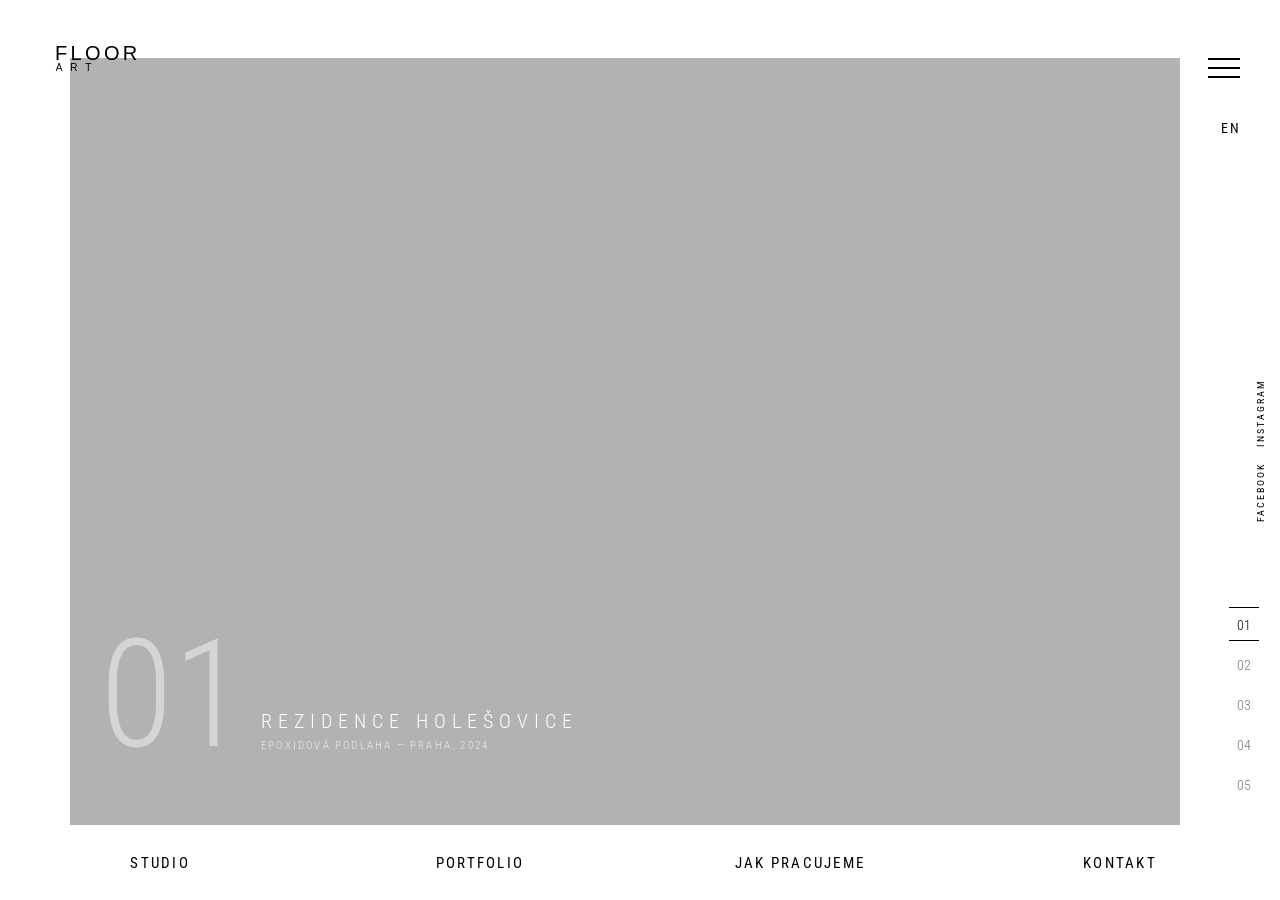
<file: index.html>
<!DOCTYPE html>
<html lang="cs">
<head>
  <meta charset="utf-8">
  <meta name="viewport" content="width=device-width, initial-scale=1">
  <title>FloorArt — Podlahové umění</title>
  <meta name="description" content="FloorArt — studio pro designové podlahy, epoxidové povrchy a pokládku prémiových podlahových krytin. Praha a okolí.">
  <link rel="alternate" hreflang="cs" href="index.html">
  <link rel="alternate" hreflang="en" href="index-en.html">
  <link rel="preconnect" href="https://fonts.googleapis.com">
  <link rel="preconnect" href="https://fonts.gstatic.com" crossorigin>
  <link rel="stylesheet" href="css/style.css">
</head>
<body class="homepage" data-page="home">

  <!-- ============ POPUP MENU ============ -->
  <div class="popupmenu" id="popupmenu">
    <div class="popup-logo">
      <a href="index.html">
        <img src="img/logo.svg" alt="FloorArt" height="32">
      </a>
    </div>

    <div id="popupClose" class="popup-close" aria-label="Zavřít menu">
      <span></span>
      <span></span>
    </div>

    <nav>
      <ul>
        <li><a href="studio.html">Studio</a></li>
        <li><a href="portfolio.html">Portfolio</a></li>
        <li><a href="sluzby.html">Služby</a></li>
        <li><a href="jak-pracujeme.html">Jak pracujeme</a></li>
        <li><a href="kontakt.html">Kontakt</a></li>
      </ul>
    </nav>

    <div class="popup-footer">
      <a href="tel:+420777000111" data-cms="phone">+420 777 000 111</a><br>
      <a href="mailto:info@floorart.cz" data-cms="email">info@floorart.cz</a><br>
      Praha &amp; okolí
    </div>
  </div>

  <!-- ============ MAIN APP ============ -->
  <div id="app">

    <!-- Logo -->
    <div class="logoblock">
      <a href="index.html">
        <img src="img/logo.svg" alt="FloorArt">
      </a>
    </div>

    <!-- Burger -->
    <div class="burger" id="burger" aria-label="Otevřít menu" role="button" tabindex="0">
      <span></span>
      <span></span>
      <span></span>
    </div>

    <!-- Language switcher -->
    <div class="lang-switcher">
      <a href="index-en.html">EN</a>
    </div>

    <!-- Social links -->
    <div class="social">
      <ul>
        <li><a href="https://www.instagram.com/" target="_blank" rel="noopener">Instagram</a></li>
        <li><a href="https://www.facebook.com/" target="_blank" rel="noopener">Facebook</a></li>
      </ul>
    </div>

    <!-- Project numbers indicator -->
    <div class="projectnumbers">
      <ul>
        <li class="active">01</li>
        <li>02</li>
        <li>03</li>
        <li>04</li>
        <li>05</li>
      </ul>
    </div>

    <!-- Fullscreen slider -->
    <div class="slider">
      <div class="slidesHome" id="slider">

        <!-- Slide 1 -->
        <div class="slide-item active"
             style="background-image: url('https://images.unsplash.com/photo-1558618666-fcd25c85cd64?w=1920&q=80')">
          <div class="slide-content">
            <span class="slide-number">01</span>
            <div class="slide-info">
              <h2>Rezidence Holešovice</h2>
              <p>Epoxidová podlaha &mdash; Praha, 2024</p>
            </div>
          </div>
        </div>

        <!-- Slide 2 -->
        <div class="slide-item"
             style="background-image: url('https://images.unsplash.com/photo-1600607687939-ce8a6c25118c?w=1920&q=80')">
          <div class="slide-content">
            <span class="slide-number">02</span>
            <div class="slide-info">
              <h2>Vila Průhonice</h2>
              <p>Masivní dub &mdash; Praha, 2023</p>
            </div>
          </div>
        </div>

        <!-- Slide 3 -->
        <div class="slide-item"
             style="background-image: url('https://images.unsplash.com/photo-1556909114-f6e7ad7d3136?w=1920&q=80')">
          <div class="slide-content">
            <span class="slide-number">03</span>
            <div class="slide-info">
              <h2>Loft Smíchov</h2>
              <p>Betonová stěrka &mdash; Praha, 2023</p>
            </div>
          </div>
        </div>

        <!-- Slide 4 -->
        <div class="slide-item"
             style="background-image: url('https://images.unsplash.com/photo-1615529328331-f8917597711f?w=1920&q=80')">
          <div class="slide-content">
            <span class="slide-number">04</span>
            <div class="slide-info">
              <h2>Wellness Brno</h2>
              <p>Přírodní kámen &mdash; Brno, 2024</p>
            </div>
          </div>
        </div>

        <!-- Slide 5 -->
        <div class="slide-item"
             style="background-image: url('https://images.unsplash.com/photo-1586023492125-27b2c045efd7?w=1920&q=80')">
          <div class="slide-content">
            <span class="slide-number">05</span>
            <div class="slide-info">
              <h2>Kancelář Vinohrady</h2>
              <p>Vinylová podlaha &mdash; Praha, 2024</p>
            </div>
          </div>
        </div>

      </div>
    </div>

    <!-- Bottom navigation bar -->
    <nav class="main-menu home" aria-label="Hlavní navigace">
      <ul>
        <li><a href="studio.html">Studio</a></li>
        <li><a href="portfolio.html">Portfolio</a></li>
        <li><a href="jak-pracujeme.html">Jak pracujeme</a></li>
        <li><a href="kontakt.html">Kontakt</a></li>
      </ul>
    </nav>

  </div>

  <script src="js/main.js"></script>
  <script src="js/cms.js"></script>
</body>
</html>
</file>
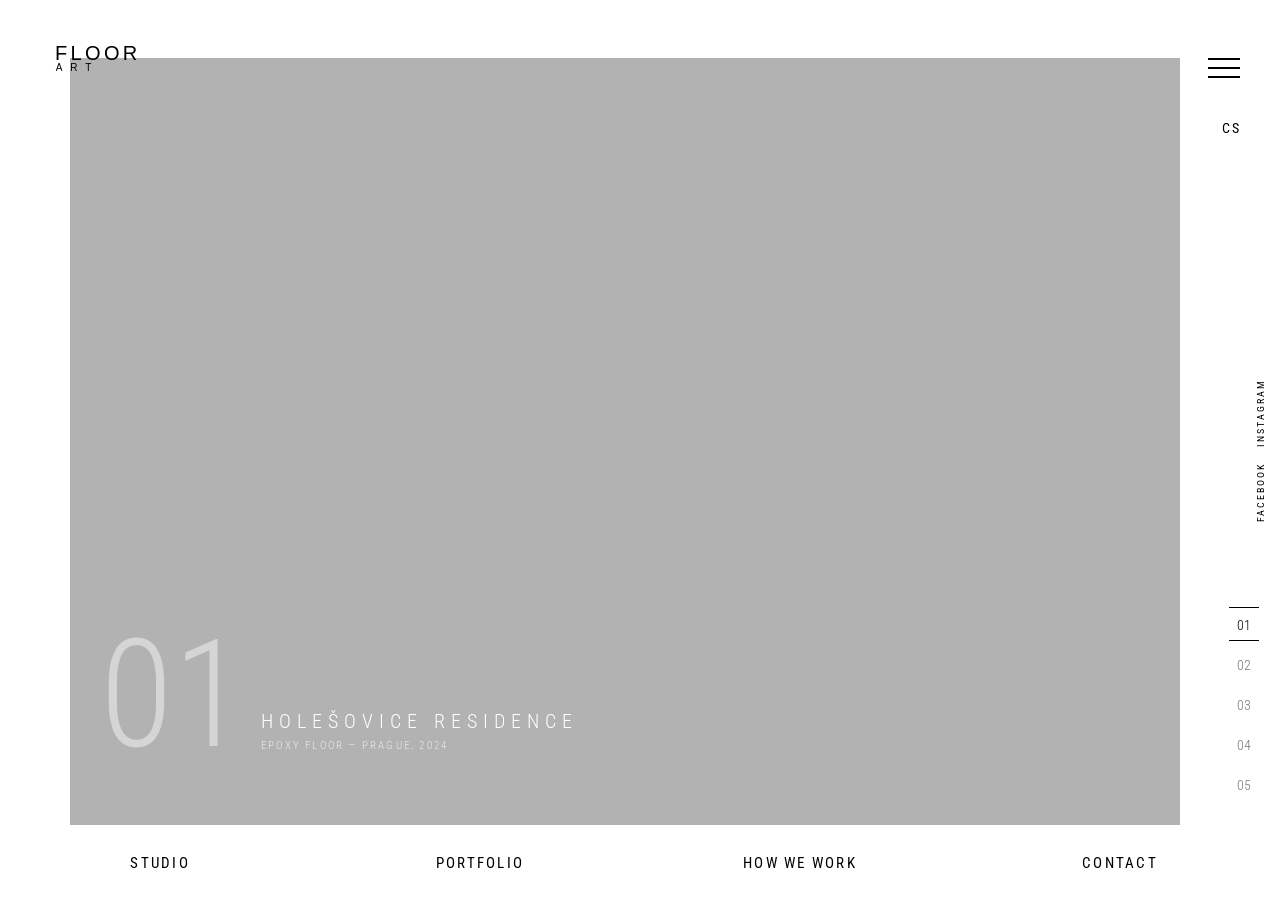
<file: index-en.html>
<!DOCTYPE html>
<html lang="en">
<head>
  <meta charset="utf-8">
  <meta name="viewport" content="width=device-width, initial-scale=1">
  <title>FloorArt — Floor Design Studio</title>
  <meta name="description" content="FloorArt — premium floor design studio. Epoxy floors, hardwood, decorative concrete and designer coverings. Prague &amp; surroundings.">
  <link rel="alternate" hreflang="cs" href="index.html">
  <link rel="alternate" hreflang="en" href="index-en.html">
  <link rel="preconnect" href="https://fonts.googleapis.com">
  <link rel="preconnect" href="https://fonts.gstatic.com" crossorigin>
  <link rel="stylesheet" href="css/style.css">
</head>
<body class="homepage lang-en" data-page="home">

  <!-- ============ POPUP MENU ============ -->
  <div class="popupmenu" id="popupmenu">
    <div class="popup-logo">
      <a href="index-en.html">
        <img src="img/logo.svg" alt="FloorArt" height="32">
      </a>
    </div>

    <div id="popupClose" class="popup-close" aria-label="Close menu">
      <span></span>
      <span></span>
    </div>

    <nav>
      <ul>
        <li><a href="studio-en.html">Studio</a></li>
        <li><a href="portfolio-en.html">Portfolio</a></li>
        <li><a href="sluzby-en.html">Services</a></li>
        <li><a href="jak-pracujeme-en.html">How We Work</a></li>
        <li><a href="kontakt-en.html">Contact</a></li>
      </ul>
    </nav>

    <div class="popup-footer">
      <a href="tel:+420777000111" data-cms="phone">+420 777 000 111</a><br>
      <a href="mailto:info@floorart.cz" data-cms="email">info@floorart.cz</a><br>
      Prague &amp; surroundings
    </div>
  </div>

  <!-- ============ MAIN APP ============ -->
  <div id="app">

    <!-- Logo -->
    <div class="logoblock">
      <a href="index-en.html">
        <img src="img/logo.svg" alt="FloorArt">
      </a>
    </div>

    <!-- Burger -->
    <div class="burger" id="burger" aria-label="Open menu" role="button" tabindex="0">
      <span></span>
      <span></span>
      <span></span>
    </div>

    <!-- Language switcher -->
    <div class="lang-switcher">
      <a href="index.html">CS</a>
    </div>

    <!-- Social links -->
    <div class="social">
      <ul>
        <li><a href="https://www.instagram.com/" target="_blank" rel="noopener">Instagram</a></li>
        <li><a href="https://www.facebook.com/" target="_blank" rel="noopener">Facebook</a></li>
      </ul>
    </div>

    <!-- Project numbers indicator -->
    <div class="projectnumbers">
      <ul>
        <li class="active">01</li>
        <li>02</li>
        <li>03</li>
        <li>04</li>
        <li>05</li>
      </ul>
    </div>

    <!-- Fullscreen slider -->
    <div class="slider">
      <div class="slidesHome" id="slider">

        <!-- Slide 1 -->
        <div class="slide-item active"
             style="background-image: url('https://images.unsplash.com/photo-1558618666-fcd25c85cd64?w=1920&q=80')">
          <div class="slide-content">
            <span class="slide-number">01</span>
            <div class="slide-info">
              <h2>Holešovice Residence</h2>
              <p>Epoxy floor &mdash; Prague, 2024</p>
            </div>
          </div>
        </div>

        <!-- Slide 2 -->
        <div class="slide-item"
             style="background-image: url('https://images.unsplash.com/photo-1600607687939-ce8a6c25118c?w=1920&q=80')">
          <div class="slide-content">
            <span class="slide-number">02</span>
            <div class="slide-info">
              <h2>Průhonice Villa</h2>
              <p>Solid oak &mdash; Prague, 2023</p>
            </div>
          </div>
        </div>

        <!-- Slide 3 -->
        <div class="slide-item"
             style="background-image: url('https://images.unsplash.com/photo-1556909114-f6e7ad7d3136?w=1920&q=80')">
          <div class="slide-content">
            <span class="slide-number">03</span>
            <div class="slide-info">
              <h2>Smíchov Loft</h2>
              <p>Concrete screed &mdash; Prague, 2023</p>
            </div>
          </div>
        </div>

        <!-- Slide 4 -->
        <div class="slide-item"
             style="background-image: url('https://images.unsplash.com/photo-1615529328331-f8917597711f?w=1920&q=80')">
          <div class="slide-content">
            <span class="slide-number">04</span>
            <div class="slide-info">
              <h2>Wellness Brno</h2>
              <p>Natural stone &mdash; Brno, 2024</p>
            </div>
          </div>
        </div>

        <!-- Slide 5 -->
        <div class="slide-item"
             style="background-image: url('https://images.unsplash.com/photo-1586023492125-27b2c045efd7?w=1920&q=80')">
          <div class="slide-content">
            <span class="slide-number">05</span>
            <div class="slide-info">
              <h2>Vinohrady Office</h2>
              <p>Vinyl flooring &mdash; Prague, 2024</p>
            </div>
          </div>
        </div>

      </div>
    </div>

    <!-- Bottom navigation bar -->
    <nav class="main-menu home" aria-label="Main navigation">
      <ul>
        <li><a href="studio-en.html">Studio</a></li>
        <li><a href="portfolio-en.html">Portfolio</a></li>
        <li><a href="jak-pracujeme-en.html">How We Work</a></li>
        <li><a href="kontakt-en.html">Contact</a></li>
      </ul>
    </nav>

  </div>

  <script src="js/main.js"></script>
  <script src="js/cms.js"></script>
</body>
</html>
</file>
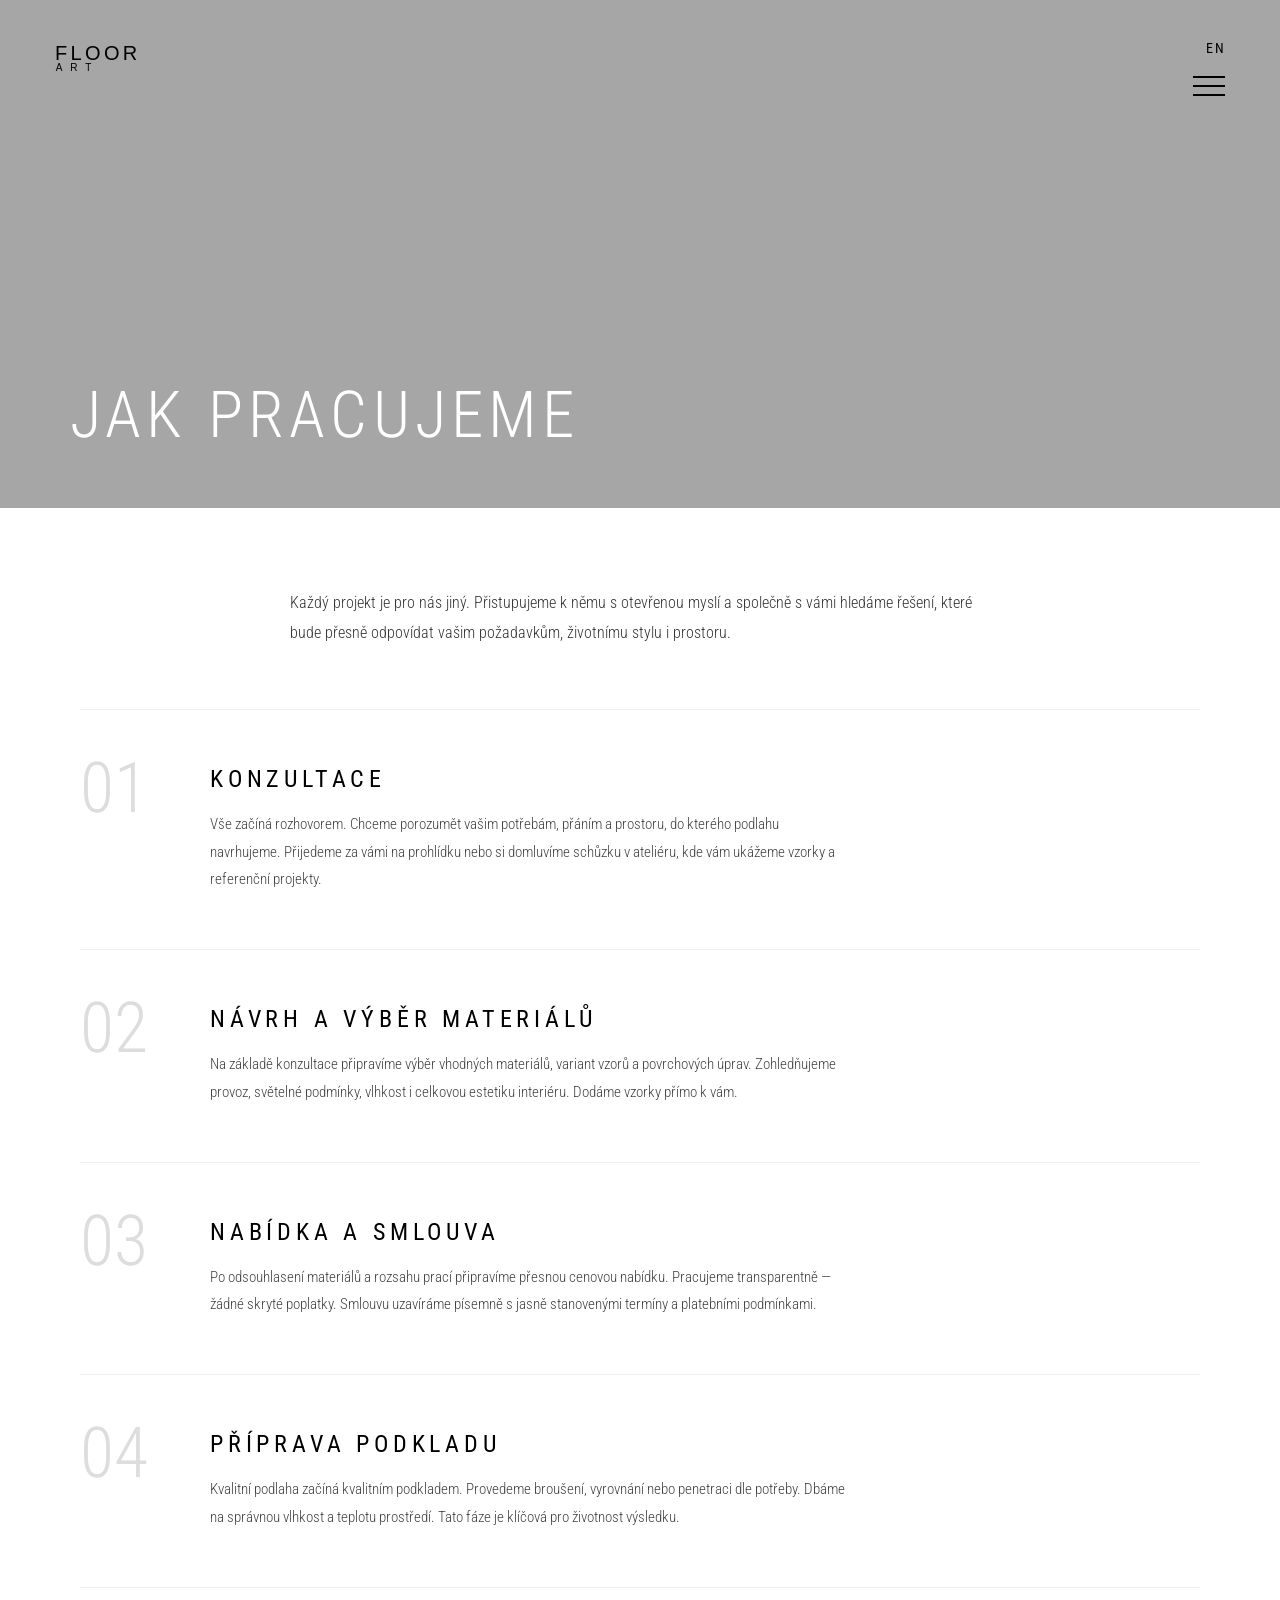
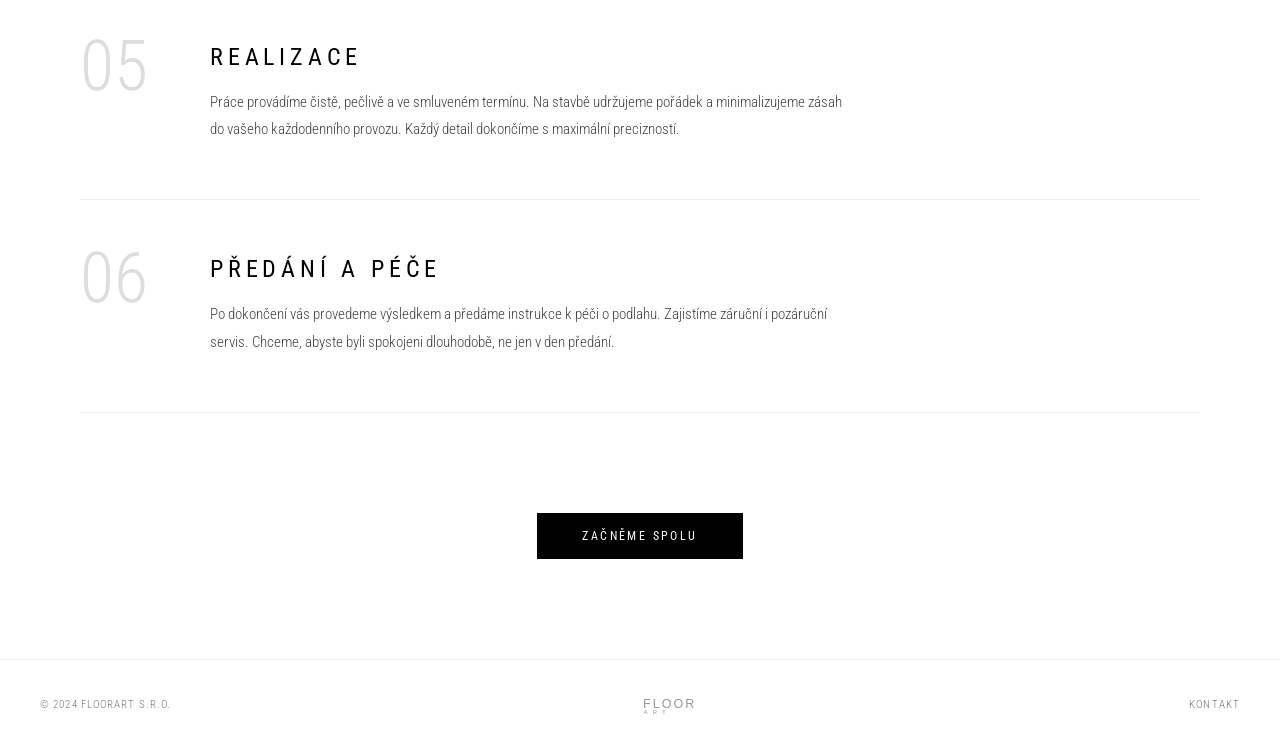
<file: jak-pracujeme.html>
<!DOCTYPE html>
<html lang="cs">
<head>
  <meta charset="utf-8">
  <meta name="viewport" content="width=device-width, initial-scale=1">
  <title>Jak pracujeme — FloorArt</title>
  <meta name="description" content="Jak probíhá realizace podlahy s FloorArt — od první konzultace přes výběr materiálů až po předání hotového díla.">
  <link rel="preconnect" href="https://fonts.googleapis.com">
  <link rel="preconnect" href="https://fonts.gstatic.com" crossorigin>
  <link rel="stylesheet" href="css/style.css">
</head>
<body class="inner-page page-jak-pracujeme">

  <!-- ============ POPUP MENU ============ -->
  <div class="popupmenu" id="popupmenu">
    <div class="popup-logo">
      <a href="index.html"><img src="img/logo.svg" alt="FloorArt" height="32"></a>
    </div>
    <div id="popupClose" class="popup-close" aria-label="Zavřít menu">
      <span></span><span></span>
    </div>
    <nav>
      <ul>
        <li><a href="studio.html">Studio</a></li>
        <li><a href="portfolio.html">Portfolio</a></li>
        <li><a href="sluzby.html">Služby</a></li>
        <li><a href="jak-pracujeme.html">Jak pracujeme</a></li>
        <li><a href="kontakt.html">Kontakt</a></li>
      </ul>
    </nav>
    <div class="popup-footer">
      <a href="tel:+420777000111" data-cms="phone">+420 777 000 111</a><br>
      <a href="mailto:info@floorart.cz" data-cms="email">info@floorart.cz</a>
    </div>
  </div>

  <!-- ============ PAGE HEADER ============ -->
  <header class="page-header">
    <div class="logoblock">
      <a href="index.html"><img src="img/logo.svg" alt="FloorArt"></a>
    </div>
    <div class="header-right">
      <div class="lang-switcher"><a href="jak-pracujeme-en.html">EN</a></div>
      <div class="burger" id="burger" role="button" tabindex="0" aria-label="Otevřít menu">
        <span></span><span></span><span></span>
      </div>
    </div>
  </header>

  <!-- ============ HERO IMAGE ============ -->
  <div class="head-image-block"
       style="background-image: url('https://images.unsplash.com/photo-1615529328331-f8917597711f?w=1920&q=80')">
    <h1>Jak pracujeme</h1>
  </div>

  <!-- ============ CONTENT ============ -->
  <main>
    <div class="container">
      <div class="section">

        <div class="infoblock text" style="max-width: 700px; margin-bottom: 60px;">
          <p id="process-intro">
            Každý projekt je pro nás jiný. Přistupujeme k němu s otevřenou myslí
            a společně s vámi hledáme řešení, které bude přesně odpovídat vašim
            požadavkům, životnímu stylu i prostoru.
          </p>
        </div>

        <ol class="process-list" id="process-list">

          <li class="process-step">
            <span class="step-number">01</span>
            <div class="step-content">
              <h3>Konzultace</h3>
              <p>
                Vše začíná rozhovorem. Chceme porozumět vašim potřebám, přáním a prostoru,
                do kterého podlahu navrhujeme. Přijedeme za vámi na prohlídku nebo si domluvíme
                schůzku v ateliéru, kde vám ukážeme vzorky a referenční projekty.
              </p>
            </div>
          </li>

          <li class="process-step">
            <span class="step-number">02</span>
            <div class="step-content">
              <h3>Návrh a výběr materiálů</h3>
              <p>
                Na základě konzultace připravíme výběr vhodných materiálů, variant vzorů
                a povrchových úprav. Zohledňujeme provoz, světelné podmínky, vlhkost
                i celkovou estetiku interiéru. Dodáme vzorky přímo k vám.
              </p>
            </div>
          </li>

          <li class="process-step">
            <span class="step-number">03</span>
            <div class="step-content">
              <h3>Nabídka a smlouva</h3>
              <p>
                Po odsouhlasení materiálů a rozsahu prací připravíme přesnou cenovou nabídku.
                Pracujeme transparentně — žádné skryté poplatky. Smlouvu uzavíráme písemně
                s jasně stanovenými termíny a platebními podmínkami.
              </p>
            </div>
          </li>

          <li class="process-step">
            <span class="step-number">04</span>
            <div class="step-content">
              <h3>Příprava podkladu</h3>
              <p>
                Kvalitní podlaha začíná kvalitním podkladem. Provedeme broušení, vyrovnání
                nebo penetraci dle potřeby. Dbáme na správnou vlhkost a teplotu prostředí.
                Tato fáze je klíčová pro životnost výsledku.
              </p>
            </div>
          </li>

          <li class="process-step">
            <span class="step-number">05</span>
            <div class="step-content">
              <h3>Realizace</h3>
              <p>
                Práce provádíme čistě, pečlivě a ve smluveném termínu. Na stavbě udržujeme
                pořádek a minimalizujeme zásah do vašeho každodenního provozu. Každý detail
                dokončíme s maximální precizností.
              </p>
            </div>
          </li>

          <li class="process-step">
            <span class="step-number">06</span>
            <div class="step-content">
              <h3>Předání a péče</h3>
              <p>
                Po dokončení vás provedeme výsledkem a předáme instrukce k péči o podlahu.
                Zajistíme záruční i pozáruční servis. Chceme, abyste byli spokojeni dlouhodobě,
                ne jen v den předání.
              </p>
            </div>
          </li>

        </ol>

      </div>

      <!-- CTA section -->
      <div class="section" style="text-align: center; padding-top: 20px; padding-bottom: 100px;">
        <a href="kontakt.html" class="btn">Začněme spolu</a>
      </div>

    </div>
  </main>

  <!-- ============ FOOTER ============ -->
  <footer>
    <span>&copy; 2024 FloorArt s.r.o.</span>
    <a href="index.html">
      <img src="img/logo.svg" alt="FloorArt" style="height:20px; opacity:0.4;">
    </a>
    <span><a href="kontakt.html">Kontakt</a></span>
  </footer>

  <script src="js/main.js"></script>
  <script src="js/cms.js"></script>
</body>
</html>
</file>
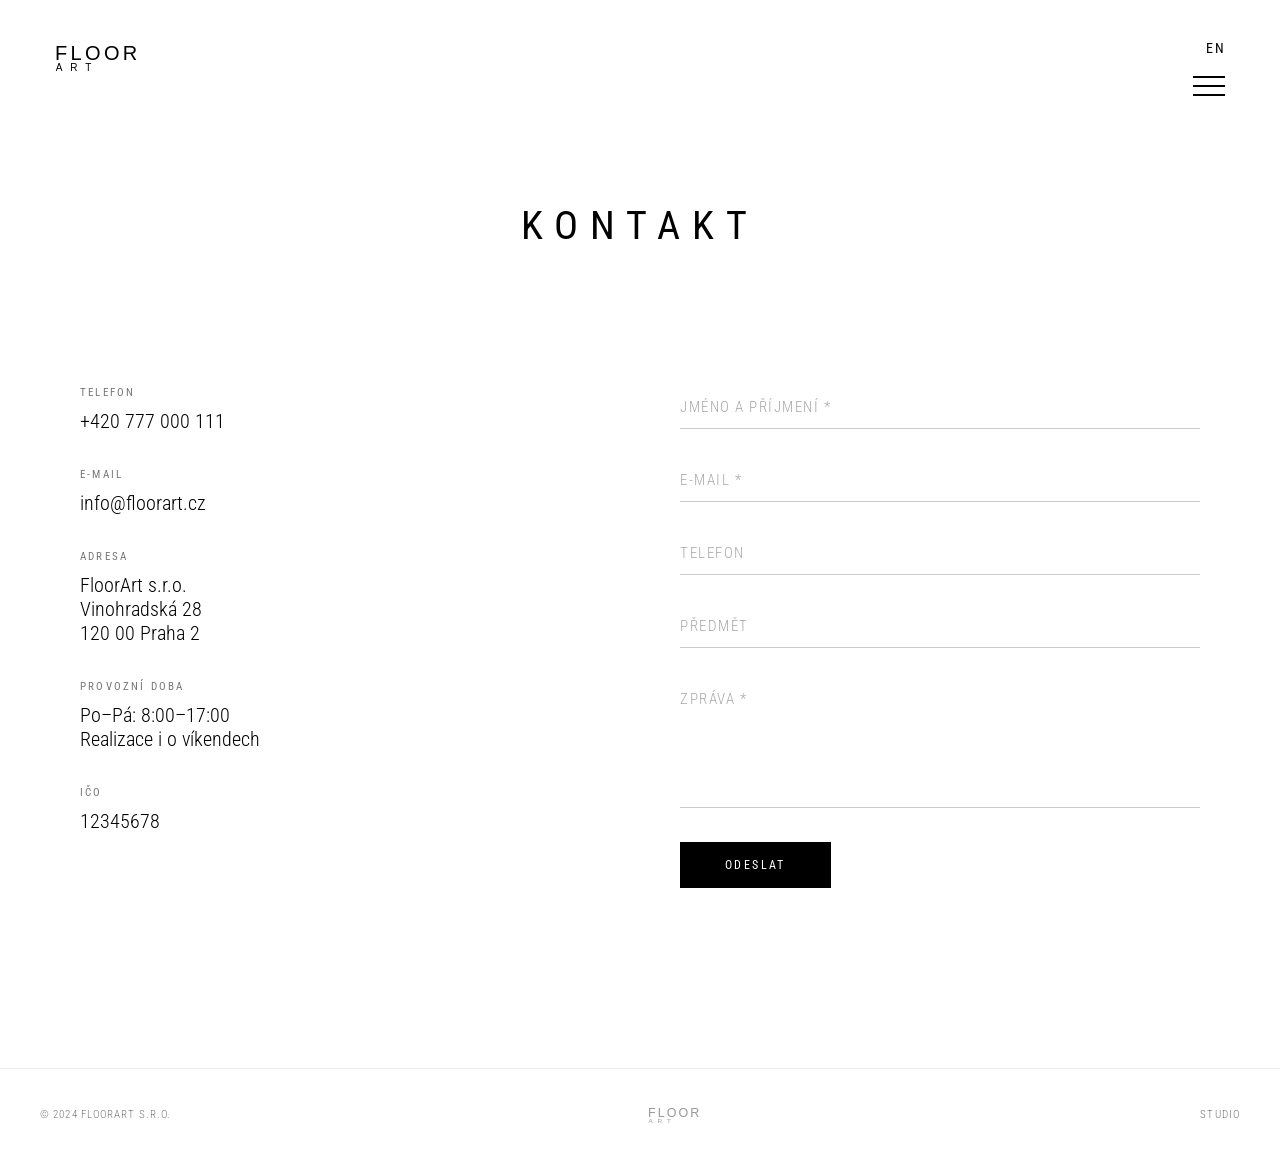
<file: kontakt.html>
<!DOCTYPE html>
<html lang="cs">
<head>
  <meta charset="utf-8">
  <meta name="viewport" content="width=device-width, initial-scale=1">
  <title>Kontakt — FloorArt</title>
  <meta name="description" content="Kontaktujte FloorArt — nezávazná konzultace, cenová nabídka. Praha a okolí.">
  <link rel="preconnect" href="https://fonts.googleapis.com">
  <link rel="preconnect" href="https://fonts.gstatic.com" crossorigin>
  <link rel="stylesheet" href="css/style.css">
</head>
<body class="inner-page page-kontakt">

  <!-- ============ POPUP MENU ============ -->
  <div class="popupmenu" id="popupmenu">
    <div class="popup-logo">
      <a href="index.html"><img src="img/logo.svg" alt="FloorArt" height="32"></a>
    </div>
    <div id="popupClose" class="popup-close" aria-label="Zavřít menu">
      <span></span><span></span>
    </div>
    <nav>
      <ul>
        <li><a href="studio.html">Studio</a></li>
        <li><a href="portfolio.html">Portfolio</a></li>
        <li><a href="sluzby.html">Služby</a></li>
        <li><a href="jak-pracujeme.html">Jak pracujeme</a></li>
        <li><a href="kontakt.html">Kontakt</a></li>
      </ul>
    </nav>
    <div class="popup-footer">
      <a href="tel:+420777000111" data-cms="phone">+420 777 000 111</a><br>
      <a href="mailto:info@floorart.cz" data-cms="email">info@floorart.cz</a>
    </div>
  </div>

  <!-- ============ PAGE HEADER ============ -->
  <header class="page-header">
    <div class="logoblock">
      <a href="index.html"><img src="img/logo.svg" alt="FloorArt"></a>
    </div>
    <div class="header-right">
      <div class="lang-switcher"><a href="kontakt-en.html">EN</a></div>
      <div class="burger" id="burger" role="button" tabindex="0" aria-label="Otevřít menu">
        <span></span><span></span><span></span>
      </div>
    </div>
  </header>

  <!-- ============ CONTENT (no hero on contact page — same as bekarch) ============ -->
  <main>
    <div class="container">
      <div class="section" style="padding-top: 100px;">

        <p class="kontakth">Kontakt</p>

        <div class="contact-grid">

          <!-- Contact info -->
          <div class="contact-info">

            <h3>Telefon</h3>
            <a href="tel:+420777000111" id="contact-phone">+420 777 000 111</a>

            <h3>E-mail</h3>
            <a href="mailto:info@floorart.cz" id="contact-email">info@floorart.cz</a>

            <h3>Adresa</h3>
            <p id="contact-address">
              FloorArt s.r.o.<br>
              Vinohradská 28<br>
              120 00 Praha 2
            </p>

            <h3>Provozní doba</h3>
            <p id="contact-hours">
              Po–Pá: 8:00–17:00<br>
              Realizace i o víkendech
            </p>

            <h3>IČO</h3>
            <p id="contact-ico">12345678</p>

          </div>

          <!-- Contact form -->
          <div>
            <form id="contactForm" class="contact-form" novalidate>

              <div class="form-group">
                <input type="text" name="name" placeholder="Jméno a příjmení *" required>
              </div>

              <div class="form-group">
                <input type="email" name="email" placeholder="E-mail *" required>
              </div>

              <div class="form-group">
                <input type="tel" name="phone" placeholder="Telefon">
              </div>

              <div class="form-group">
                <input type="text" name="subject" placeholder="Předmět">
              </div>

              <div class="form-group">
                <textarea name="message" placeholder="Zpráva *" required></textarea>
              </div>

              <button type="submit">Odeslat</button>

            </form>
          </div>

        </div>

      </div>
    </div>
  </main>

  <!-- ============ FOOTER ============ -->
  <footer>
    <span>&copy; 2024 FloorArt s.r.o.</span>
    <a href="index.html">
      <img src="img/logo.svg" alt="FloorArt" style="height:20px; opacity:0.4;">
    </a>
    <span>
      <a href="studio.html">Studio</a>
    </span>
  </footer>

  <script src="js/main.js"></script>
  <script src="js/cms.js"></script>
</body>
</html>
</file>
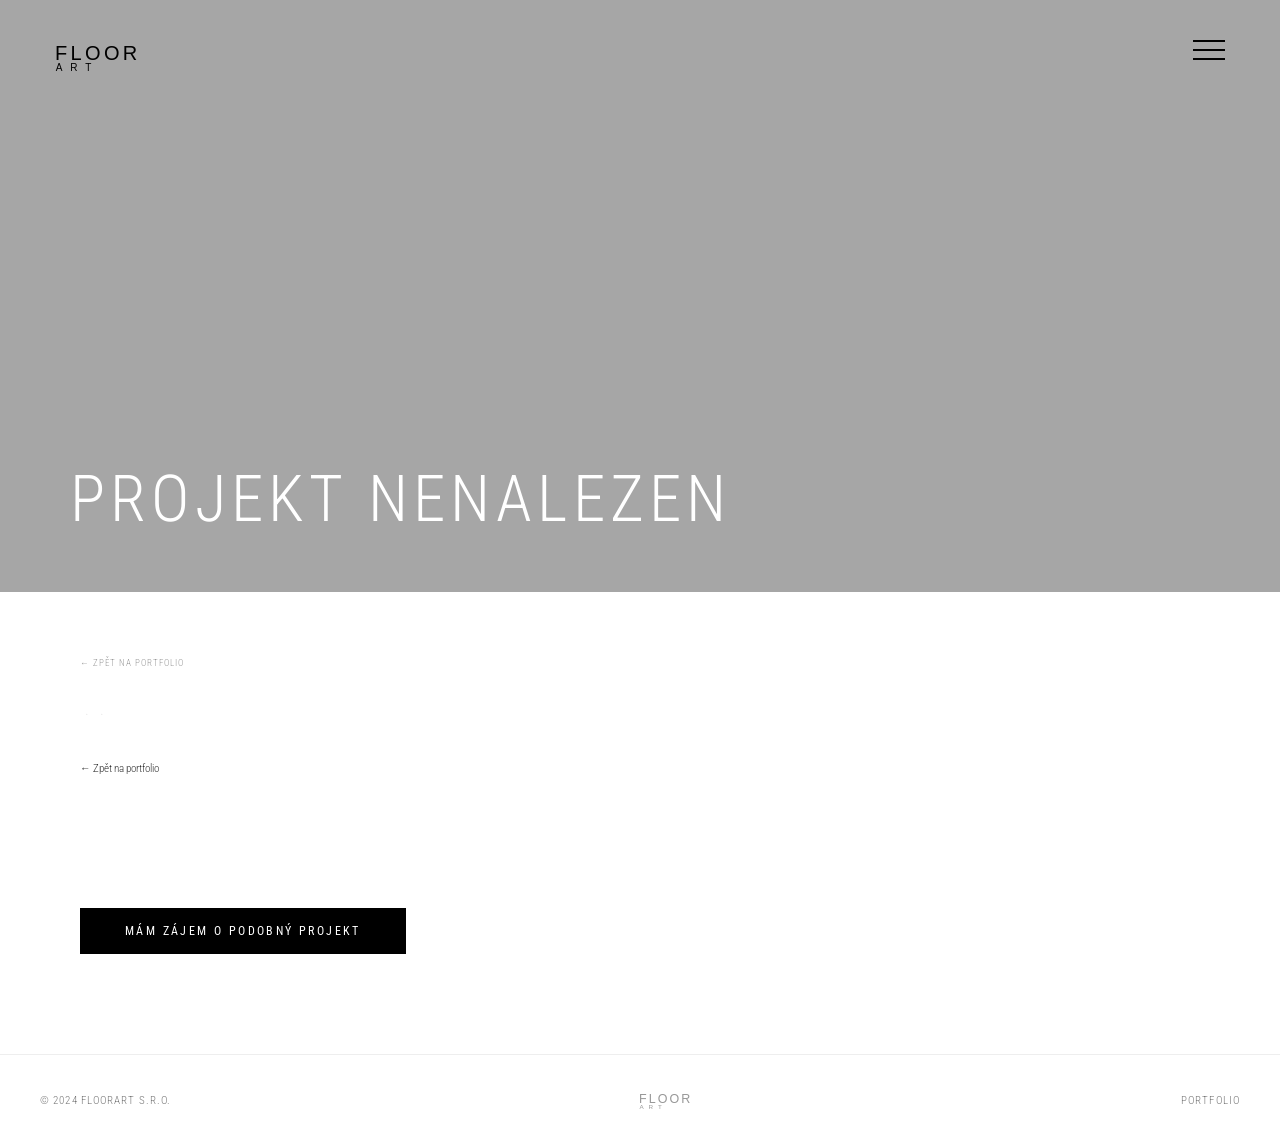
<file: projekt.html>
<!DOCTYPE html>
<html lang="cs">
<head>
  <meta charset="utf-8">
  <meta name="viewport" content="width=device-width, initial-scale=1">
  <title id="page-title">Projekt — FloorArt</title>
  <meta name="description" id="page-desc" content="Detail projektu FloorArt.">
  <link rel="preconnect" href="https://fonts.googleapis.com">
  <link rel="preconnect" href="https://fonts.gstatic.com" crossorigin>
  <link rel="stylesheet" href="css/style.css">
</head>
<body class="inner-page page-projekt">

  <!-- ============ POPUP MENU ============ -->
  <div class="popupmenu" id="popupmenu">
    <div class="popup-logo">
      <a href="index.html"><img src="img/logo.svg" alt="FloorArt" height="32"></a>
    </div>
    <div id="popupClose" class="popup-close" aria-label="Zavřít menu">
      <span></span><span></span>
    </div>
    <nav>
      <ul>
        <li><a href="studio.html">Studio</a></li>
        <li><a href="portfolio.html">Portfolio</a></li>
        <li><a href="sluzby.html">Služby</a></li>
        <li><a href="jak-pracujeme.html">Jak pracujeme</a></li>
        <li><a href="kontakt.html">Kontakt</a></li>
      </ul>
    </nav>
    <div class="popup-footer">
      <a href="tel:+420777000111" data-cms="phone">+420 777 000 111</a><br>
      <a href="mailto:info@floorart.cz" data-cms="email">info@floorart.cz</a>
    </div>
  </div>

  <!-- ============ PAGE HEADER ============ -->
  <header class="page-header">
    <div class="logoblock">
      <a href="index.html"><img src="img/logo.svg" alt="FloorArt"></a>
    </div>
    <div class="header-right">
      <div class="burger" id="burger" role="button" tabindex="0" aria-label="Otevřít menu">
        <span></span><span></span><span></span>
      </div>
    </div>
  </header>

  <!-- ============ HERO IMAGE ============ -->
  <div class="head-image-block projekt-hero" id="projekt-hero">
    <h1 id="projekt-title">Načítám&hellip;</h1>
  </div>

  <!-- ============ CONTENT ============ -->
  <main>
    <div class="container">
      <div class="section projekt-section">

        <!-- Breadcrumb / zpět -->
        <div class="projekt-back">
          <a href="portfolio.html">&larr; Zpět na portfolio</a>
        </div>

        <!-- Metadata -->
        <div class="projekt-meta" id="projekt-meta">
          <span id="projekt-type"></span>
          <span id="projekt-location"></span>
          <span id="projekt-year"></span>
        </div>

        <!-- Popis -->
        <div class="projekt-detail">
          <p id="projekt-detail-text"></p>
        </div>

        <!-- Galerie -->
        <div class="projekt-gallery" id="projekt-gallery"></div>

        <!-- CTA -->
        <div class="projekt-cta">
          <a href="kontakt.html" class="btn">Mám zájem o podobný projekt</a>
        </div>

      </div>
    </div>
  </main>

  <!-- ============ FOOTER ============ -->
  <footer>
    <span>&copy; 2024 FloorArt s.r.o.</span>
    <a href="index.html">
      <img src="img/logo.svg" alt="FloorArt" style="height:20px; opacity:0.4;">
    </a>
    <span><a href="portfolio.html">Portfolio</a></span>
  </footer>

  <script src="js/main.js"></script>
  <script src="js/cms.js"></script>
</body>
</html>
</file>
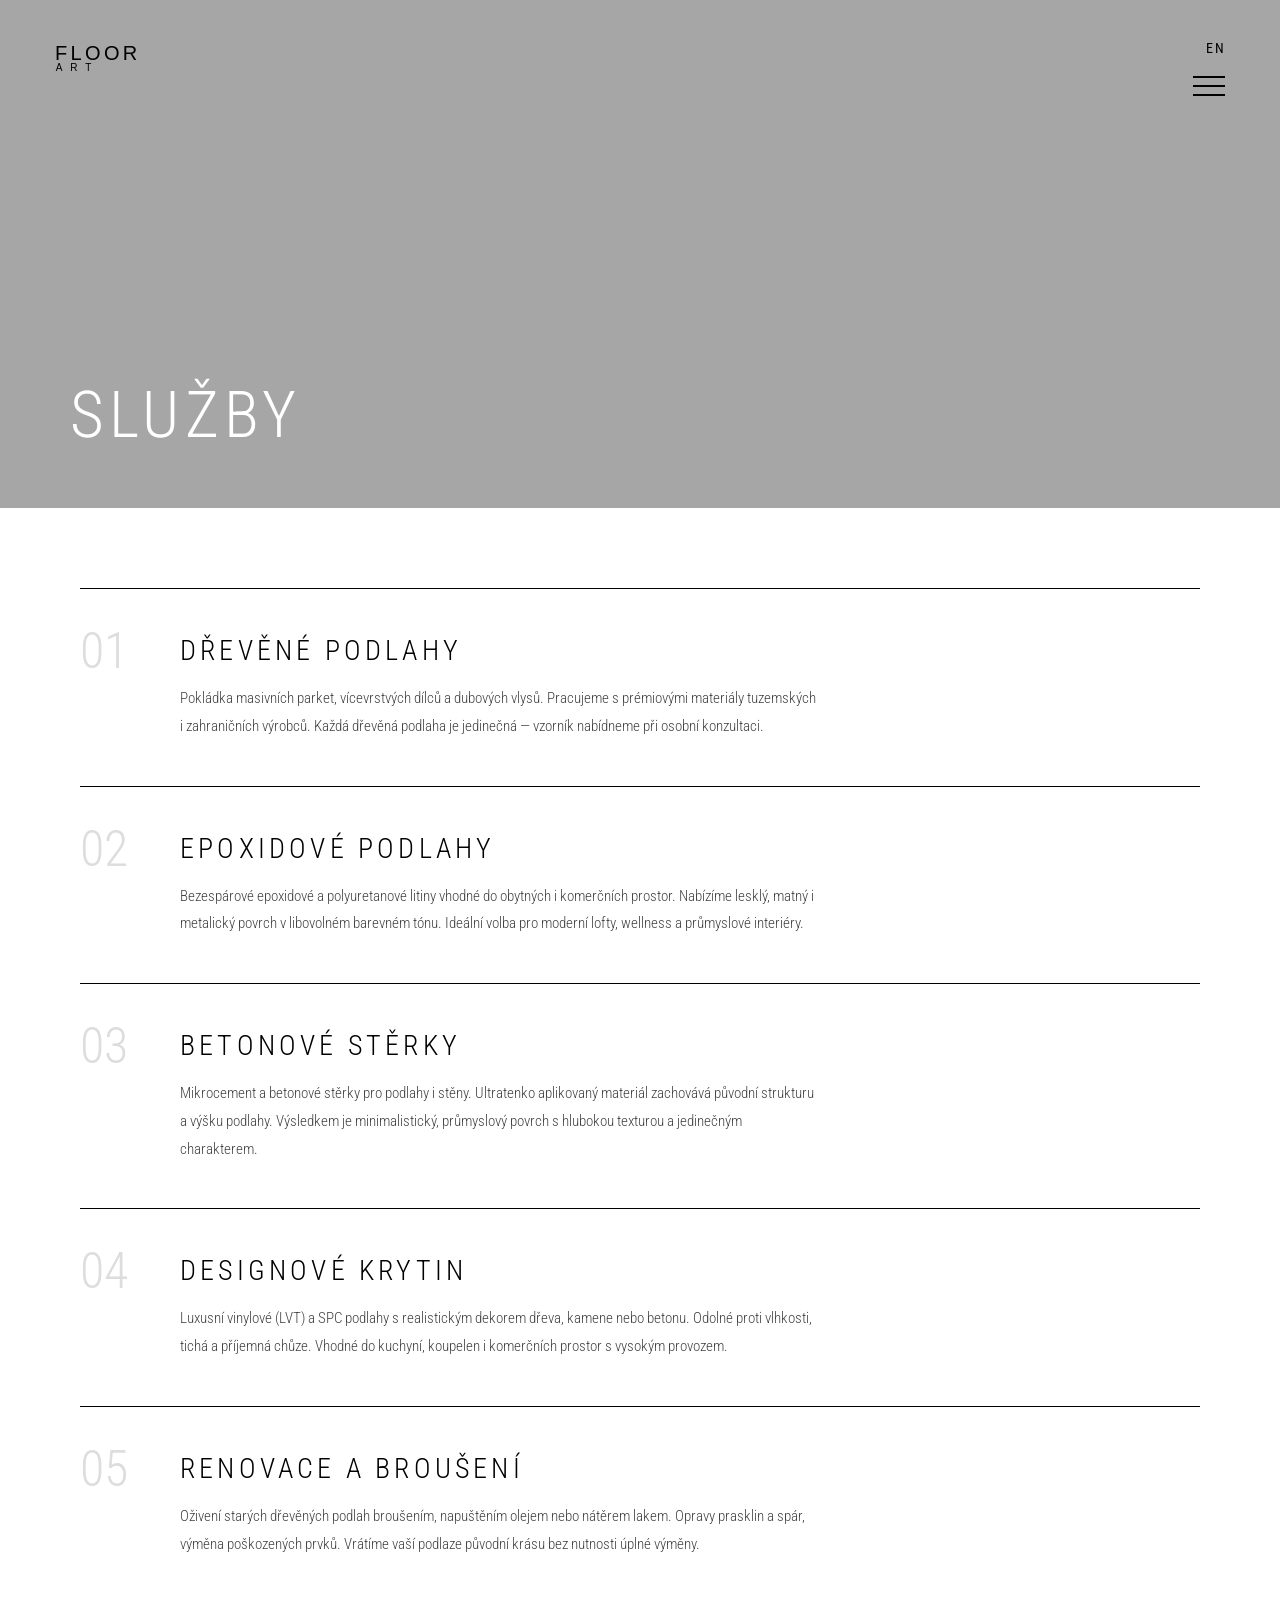
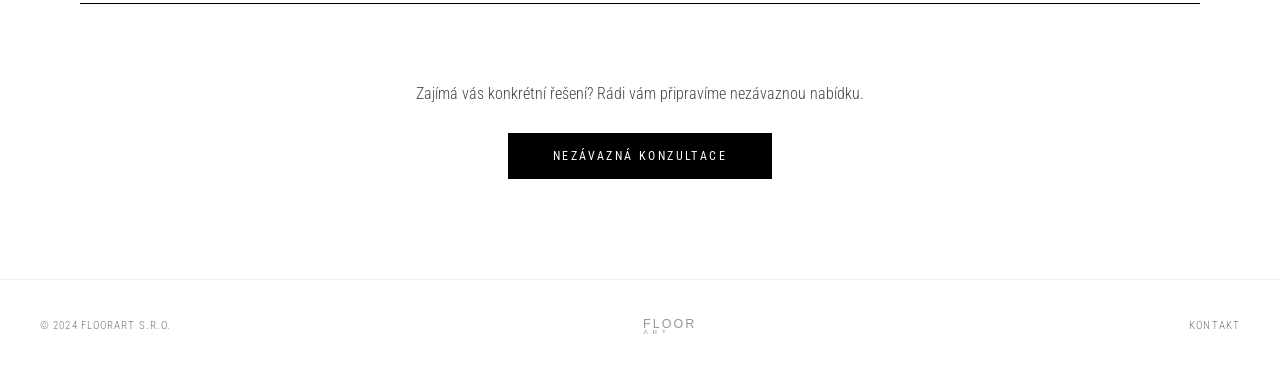
<file: sluzby.html>
<!DOCTYPE html>
<html lang="cs">
<head>
  <meta charset="utf-8">
  <meta name="viewport" content="width=device-width, initial-scale=1">
  <title>Služby — FloorArt</title>
  <meta name="description" content="Nabídka služeb FloorArt: pokládka dřevěných podlah, epoxidové podlahy, betonové stěrky, designové vinylové krytin a renovace.">
  <link rel="preconnect" href="https://fonts.googleapis.com">
  <link rel="preconnect" href="https://fonts.gstatic.com" crossorigin>
  <link rel="stylesheet" href="css/style.css">
</head>
<body class="inner-page page-sluzby">

  <!-- ============ POPUP MENU ============ -->
  <div class="popupmenu" id="popupmenu">
    <div class="popup-logo">
      <a href="index.html"><img src="img/logo.svg" alt="FloorArt" height="32"></a>
    </div>
    <div id="popupClose" class="popup-close" aria-label="Zavřít menu">
      <span></span><span></span>
    </div>
    <nav>
      <ul>
        <li><a href="studio.html">Studio</a></li>
        <li><a href="portfolio.html">Portfolio</a></li>
        <li><a href="sluzby.html">Služby</a></li>
        <li><a href="jak-pracujeme.html">Jak pracujeme</a></li>
        <li><a href="kontakt.html">Kontakt</a></li>
      </ul>
    </nav>
    <div class="popup-footer">
      <a href="tel:+420777000111" data-cms="phone">+420 777 000 111</a><br>
      <a href="mailto:info@floorart.cz" data-cms="email">info@floorart.cz</a>
    </div>
  </div>

  <!-- ============ PAGE HEADER ============ -->
  <header class="page-header">
    <div class="logoblock">
      <a href="index.html"><img src="img/logo.svg" alt="FloorArt"></a>
    </div>
    <div class="header-right">
      <div class="lang-switcher"><a href="sluzby-en.html">EN</a></div>
      <div class="burger" id="burger" role="button" tabindex="0" aria-label="Otevřít menu">
        <span></span><span></span><span></span>
      </div>
    </div>
  </header>

  <!-- ============ HERO IMAGE ============ -->
  <div class="head-image-block"
       style="background-image: url('https://images.unsplash.com/photo-1556909114-f6e7ad7d3136?w=1920&q=80')">
    <h1>Služby</h1>
  </div>

  <!-- ============ CONTENT ============ -->
  <main>
    <div class="container">
      <div class="section">

        <ul class="service-list" id="service-list">

          <li class="service-item">
            <span class="service-number">01</span>
            <div class="service-content">
              <h3>Dřevěné podlahy</h3>
              <p>
                Pokládka masivních parket, vícevrstvých dílců a dubových vlysů. Pracujeme
                s prémiovými materiály tuzemských i zahraničních výrobců. Každá dřevěná podlaha
                je jedinečná — vzorník nabídneme při osobní konzultaci.
              </p>
            </div>
          </li>

          <li class="service-item">
            <span class="service-number">02</span>
            <div class="service-content">
              <h3>Epoxidové podlahy</h3>
              <p>
                Bezespárové epoxidové a polyuretanové litiny vhodné do obytných i komerčních
                prostor. Nabízíme lesklý, matný i metalický povrch v libovolném barevném
                tónu. Ideální volba pro moderní lofty, wellness a průmyslové interiéry.
              </p>
            </div>
          </li>

          <li class="service-item">
            <span class="service-number">03</span>
            <div class="service-content">
              <h3>Betonové stěrky</h3>
              <p>
                Mikrocement a betonové stěrky pro podlahy i stěny. Ultratenko aplikovaný materiál
                zachovává původní strukturu a výšku podlahy. Výsledkem je minimalistický,
                průmyslový povrch s hlubokou texturou a jedinečným charakterem.
              </p>
            </div>
          </li>

          <li class="service-item">
            <span class="service-number">04</span>
            <div class="service-content">
              <h3>Designové krytin</h3>
              <p>
                Luxusní vinylové (LVT) a SPC podlahy s realistickým dekorem dřeva, kamene
                nebo betonu. Odolné proti vlhkosti, tichá a příjemná chůze. Vhodné do kuchyní,
                koupelen i komerčních prostor s vysokým provozem.
              </p>
            </div>
          </li>

          <li class="service-item">
            <span class="service-number">05</span>
            <div class="service-content">
              <h3>Renovace a broušení</h3>
              <p>
                Oživení starých dřevěných podlah broušením, napuštěním olejem nebo nátěrem lakem.
                Opravy prasklin a spár, výměna poškozených prvků. Vrátíme vaší podlaze původní
                krásu bez nutnosti úplné výměny.
              </p>
            </div>
          </li>

        </ul>

      </div>

      <!-- CTA section -->
      <div class="section" style="text-align: center; padding-top: 0; padding-bottom: 100px;">
        <p style="font-size: 1.6rem; font-weight: 300; color: #444; margin-bottom: 30px;">
          Zajímá vás konkrétní řešení? Rádi vám připravíme nezávaznou nabídku.
        </p>
        <a href="kontakt.html" class="btn">Nezávazná konzultace</a>
      </div>

    </div>
  </main>

  <!-- ============ FOOTER ============ -->
  <footer>
    <span>&copy; 2024 FloorArt s.r.o.</span>
    <a href="index.html">
      <img src="img/logo.svg" alt="FloorArt" style="height:20px; opacity:0.4;">
    </a>
    <span><a href="kontakt.html">Kontakt</a></span>
  </footer>

  <script src="js/main.js"></script>
  <script src="js/cms.js"></script>
</body>
</html>
</file>
<file: css/style.css>
/* ============================================================
   FLOORART.CZ — Inspired by bekarch.cz design
   Font: Roboto Condensed | Colors: #000 / #fff / #777
   ============================================================ */

@import url('https://fonts.googleapis.com/css2?family=Roboto+Condensed:wght@300;400&display=swap');

*, *::before, *::after {
  box-sizing: border-box;
  margin: 0;
  padding: 0;
}

html {
  font-size: 62.5%;
}

body {
  font-family: 'Roboto Condensed', sans-serif;
  font-size: 1.5rem;
  font-weight: 300;
  color: #000;
  background-color: #fff;
  -webkit-font-smoothing: antialiased;
  -moz-osx-font-smoothing: grayscale;
}

a {
  text-decoration: none;
  color: inherit;
}

img {
  display: block;
  max-width: 100%;
}

/* ============================================================
   HOMEPAGE — fullscreen slider layout
   ============================================================ */

body.homepage {
  height: 100vh;
  overflow: hidden;
}

/* ============================================================
   POPUP MENU OVERLAY
   ============================================================ */

.popupmenu {
  position: fixed;
  width: 100%;
  height: 100%;
  top: 0;
  left: 0;
  background-color: #fff;
  z-index: 300;
  display: none;
}

.popupmenu.active {
  display: flex;
  flex-direction: column;
  align-items: center;
  justify-content: center;
}

.popupmenu .popup-logo {
  position: absolute;
  top: 40px;
  left: 55px;
}

.popupmenu nav ul {
  list-style: none;
  text-align: center;
}

.popupmenu nav ul li {
  margin-bottom: 18px;
}

.popupmenu nav ul li a {
  color: #000;
  font-size: 2.8rem;
  font-weight: 400;
  text-transform: uppercase;
  letter-spacing: 0.3em;
  transition: opacity 0.2s;
}

.popupmenu nav ul li a:hover {
  opacity: 0.4;
}

.popupmenu .popup-footer {
  position: absolute;
  bottom: 50px;
  text-align: center;
  font-size: 1.3rem;
  color: #777;
  letter-spacing: 0.1em;
  line-height: 2;
}

.popupmenu .popup-footer a {
  color: #777;
  transition: color 0.2s;
}

.popupmenu .popup-footer a:hover {
  color: #000;
}

/* Close button inside popup */
.popup-close {
  position: absolute;
  top: 55px;
  right: 40px;
  width: 32px;
  height: 22px;
  cursor: pointer;
  z-index: 310;
}

.popup-close span {
  display: block;
  width: 100%;
  height: 2px;
  background-color: #000;
  position: absolute;
  left: 0;
}

.popup-close span:nth-child(1) {
  transform: translateY(10px) rotate(45deg);
}

.popup-close span:nth-child(2) {
  transform: translateY(10px) rotate(-45deg);
}

/* ============================================================
   LOGO
   ============================================================ */

.logoblock {
  position: absolute;
  z-index: 10;
  top: 40px;
  left: 55px;
}

.logoblock img,
.logoblock svg {
  height: 32px;
  width: auto;
}

/* Small logo that appears on scroll (inner pages) */
.logoblock-small {
  display: none;
  position: fixed;
  z-index: 200;
  top: 20px;
  left: 20px;
}

.logoblock-small img,
.logoblock-small svg {
  height: 24px;
  width: auto;
}

.logoblock-small.show {
  display: block;
}

/* ============================================================
   BURGER BUTTON
   ============================================================ */

.burger {
  position: absolute;
  right: 40px;
  top: 58px;
  width: 32px;
  height: 20px;
  cursor: pointer;
  z-index: 200;
  display: flex;
  flex-direction: column;
  justify-content: space-between;
}

.burger span {
  display: block;
  width: 100%;
  height: 2px;
  background-color: #000;
  transition: all 0.3s ease;
}

.burger.active span:nth-child(1) {
  transform: translateY(9px) rotate(45deg);
}

.burger.active span:nth-child(2) {
  opacity: 0;
}

.burger.active span:nth-child(3) {
  transform: translateY(-9px) rotate(-45deg);
}

/* Fixed position on scroll (inner pages) */
.burger.scrolled {
  position: fixed;
  top: 20px;
  right: 20px;
}

/* ============================================================
   LANGUAGE SWITCHER
   ============================================================ */

.lang-switcher {
  position: absolute;
  right: 40px;
  top: 100px;
  z-index: 10;
  text-align: center;
}

.lang-switcher a {
  display: block;
  color: #000;
  font-size: 1.4rem;
  font-weight: 400;
  text-transform: uppercase;
  letter-spacing: 0.1em;
  transition: opacity 0.2s;
}

.lang-switcher a:hover {
  opacity: 0.5;
}

.homepage .lang-switcher {
  top: 120px;
}

/* Fixed on scroll */
.lang-switcher.scrolled {
  position: fixed;
  top: 50px;
  right: 20px;
}

/* ============================================================
   SOCIAL LINKS (right side, vertically centered)
   ============================================================ */

.social {
  position: absolute;
  right: 14px;
  top: 50%;
  transform: translateY(-50%);
  z-index: 10;
}

.social ul {
  list-style: none;
  display: flex;
  flex-direction: column;
  align-items: center;
}

.social ul li {
  margin: 8px 0;
}

.social ul li a {
  color: #000;
  font-size: 1.0rem;
  font-weight: 400;
  text-transform: uppercase;
  letter-spacing: 0.2em;
  writing-mode: vertical-rl;
  transform: rotate(180deg);
  display: block;
  transition: opacity 0.2s;
}

.social ul li a:hover {
  opacity: 0.4;
}

/* ============================================================
   PROJECT NUMBERS (right side, bottom)
   ============================================================ */

.projectnumbers {
  position: absolute;
  right: 20px;
  bottom: 95px;
  z-index: 10;
  width: 32px;
}

.projectnumbers ul {
  list-style: none;
  position: relative;
}

.projectnumbers ul::before,
.projectnumbers ul::after {
  content: '';
  display: block;
  position: absolute;
  height: 1px;
  width: 30px;
  left: 50%;
  margin-left: -15px;
  background-color: #000;
  transition: all 0.4s ease;
}

.projectnumbers ul::before { top: 2px; }
.projectnumbers ul::after  { top: 35px; }

.projectnumbers ul.activestep1::before { top: 42px; }
.projectnumbers ul.activestep1::after  { top: 76px; }
.projectnumbers ul.activestep2::before { top: 82px; }
.projectnumbers ul.activestep2::after  { top: 116px; }
.projectnumbers ul.activestep3::before { top: 122px; }
.projectnumbers ul.activestep3::after  { top: 156px; }
.projectnumbers ul.activestep4::before { top: 162px; }
.projectnumbers ul.activestep4::after  { top: 196px; }

.projectnumbers ul li {
  color: #777;
  font-size: 1.4rem;
  font-weight: 300;
  line-height: 40px;
  text-align: center;
}

.projectnumbers ul li.active {
  color: #000;
}

/* ============================================================
   SLIDER (Homepage)
   ============================================================ */

#app {
  padding: 58px 70px 75px;
  height: 100%;
  position: relative;
  overflow: hidden;
}

.slider {
  width: 100%;
  height: 100%;
  position: relative;
}

.slidesHome {
  position: absolute;
  width: calc(100% - 30px);
  height: 100%;
  overflow: hidden;
}

.slide-item {
  position: absolute;
  top: 0;
  left: 0;
  width: 100%;
  height: 100%;
  background-size: cover;
  background-position: center;
  opacity: 0;
  transition: opacity 1s ease;
}

.slide-item.active {
  opacity: 1;
}

/* Dark overlay on slides */
.slide-item::before {
  content: '';
  position: absolute;
  inset: 0;
  background-color: rgba(0, 0, 0, 0.3);
}

/* Slide content (number + project info) */
.slide-content {
  position: absolute;
  bottom: 55px;
  left: 30px;
  z-index: 2;
  display: flex;
  align-items: flex-end;
}

.slide-number {
  color: rgba(255, 255, 255, 0.45);
  font-size: 15rem;
  font-weight: 300;
  line-height: 1;
  margin-right: 15px;
  user-select: none;
}

.slide-info {
  color: #fff;
  padding-bottom: 18px;
}

.slide-info h2 {
  font-size: 2rem;
  font-weight: 300;
  text-transform: uppercase;
  letter-spacing: 0.3em;
  margin-bottom: 6px;
}

.slide-info p {
  font-size: 1.1rem;
  font-weight: 300;
  opacity: 0.75;
  text-transform: uppercase;
  letter-spacing: 0.2em;
}

/* ============================================================
   MAIN NAVIGATION (homepage — bottom bar)
   ============================================================ */

.main-menu.home {
  position: absolute;
  bottom: 0;
  left: 0;
  width: 100%;
  height: 75px;
  background-color: #fff;
  z-index: 10;
}

.main-menu.home ul {
  display: flex;
  list-style: none;
  height: 100%;
  margin: 0;
  padding: 0;
}

.main-menu.home ul li {
  flex: 1;
  position: relative;
  display: flex;
  align-items: center;
  justify-content: center;
}

.main-menu.home ul li::before {
  content: '';
  position: absolute;
  top: 0;
  left: 0;
  right: 0;
  height: 2px;
  background-color: transparent;
  transition: background-color 0.25s;
}

.main-menu.home ul li:hover::before {
  background-color: #000;
}

.main-menu.home ul li a {
  color: #000;
  font-size: 1.5rem;
  font-weight: 400;
  text-transform: uppercase;
  letter-spacing: 0.15em;
  transition: opacity 0.2s;
}

.main-menu.home ul li a:hover {
  opacity: 0.4;
}

/* ============================================================
   INNER PAGES — header
   ============================================================ */

.page-header {
  position: relative;
  padding: 40px 55px 0;
  z-index: 50;
  display: flex;
  justify-content: space-between;
  align-items: flex-start;
}

.page-header .logoblock {
  position: static;
}

.page-header .header-right {
  display: flex;
  flex-direction: column;
  align-items: flex-end;
  gap: 20px;
}

.page-header .burger {
  position: static;
}

.page-header .lang-switcher {
  position: static;
}

/* ============================================================
   INNER PAGES — hero image block
   ============================================================ */

.head-image-block {
  width: 100%;
  height: 58vh;
  position: relative;
  background-size: cover;
  background-position: center;
  margin-top: -110px; /* compensate for header */
  display: flex;
  align-items: flex-end;
}

.head-image-block::before {
  content: '';
  position: absolute;
  inset: 0;
  background-color: rgba(0, 0, 0, 0.35);
}

.head-image-block h1 {
  position: relative;
  z-index: 2;
  padding: 0 70px 60px;
  color: #fff;
  font-size: 6.5rem;
  font-weight: 300;
  line-height: 1;
  text-transform: uppercase;
  letter-spacing: 0.08em;
}

/* ============================================================
   CONTENT AREA
   ============================================================ */

.container {
  max-width: 1200px;
  margin: 0 auto;
  padding: 0 40px;
}

.container.wide {
  max-width: 100%;
}

.section {
  padding: 80px 0;
}

/* ============================================================
   STUDIO / ABOUT PAGE
   ============================================================ */

.infoblock {
  margin-bottom: 60px;
}

.infoblock.text {
  max-width: 800px;
  margin: 0 auto 60px;
}

.infoblock.text.about {
  text-align: center;
}

.infoblock h2 {
  font-size: 4rem;
  font-weight: 300;
  text-transform: uppercase;
  letter-spacing: 0.25em;
  margin-bottom: 35px;
}

.infoblock p {
  font-size: 1.6rem;
  font-weight: 300;
  line-height: 1.9;
  color: #333;
}

.infoblock p + p {
  margin-top: 18px;
}

/* Team grid */
.team-grid {
  display: grid;
  grid-template-columns: repeat(2, 1fr);
  gap: 60px;
  margin-top: 80px;
}

.team-member img {
  width: 100%;
  aspect-ratio: 4/5;
  object-fit: cover;
  margin-bottom: 20px;
}

.team-member h3 {
  font-size: 2rem;
  font-weight: 400;
  text-transform: uppercase;
  letter-spacing: 0.2em;
  margin-bottom: 5px;
}

.team-member p {
  font-size: 1.3rem;
  color: #777;
  text-transform: uppercase;
  letter-spacing: 0.1em;
}

/* ============================================================
   PORTFOLIO PAGE
   ============================================================ */

.portfolio-filter {
  display: flex;
  justify-content: center;
  gap: 40px;
  padding: 40px 0;
  border-bottom: 1px solid #eee;
  margin-bottom: 4px;
}

.portfolio-filter a {
  font-size: 1.4rem;
  font-weight: 400;
  text-transform: uppercase;
  letter-spacing: 0.2em;
  color: #777;
  transition: color 0.2s;
}

.portfolio-filter a.active,
.portfolio-filter a:hover {
  color: #000;
}

.portfolio-grid {
  display: grid;
  grid-template-columns: repeat(3, 1fr);
  gap: 4px;
}

.portfolio-item {
  position: relative;
  overflow: hidden;
  aspect-ratio: 4/3;
  cursor: pointer;
  display: block;
}

.portfolio-item img {
  width: 100%;
  height: 100%;
  object-fit: cover;
  transition: transform 0.6s ease;
}

.portfolio-item:hover img {
  transform: scale(1.05);
}

.portfolio-item-overlay {
  position: absolute;
  inset: 0;
  background: rgba(0, 0, 0, 0);
  display: flex;
  align-items: flex-end;
  padding: 25px;
  transition: background 0.35s;
}

.portfolio-item:hover .portfolio-item-overlay {
  background: rgba(0, 0, 0, 0.55);
}

.portfolio-item-info {
  opacity: 0;
  transition: opacity 0.3s;
  color: #fff;
}

.portfolio-item:hover .portfolio-item-info {
  opacity: 1;
}

.portfolio-item-info h3 {
  font-size: 1.6rem;
  font-weight: 400;
  text-transform: uppercase;
  letter-spacing: 0.2em;
  margin-bottom: 5px;
}

.portfolio-item-info p {
  font-size: 1.1rem;
  font-weight: 300;
  opacity: 0.8;
  text-transform: uppercase;
  letter-spacing: 0.15em;
}

/* ============================================================
   SERVICES (SLUZBY) PAGE
   ============================================================ */

.service-list {
  list-style: none;
}

.service-item {
  border-top: 1px solid #000;
  padding: 45px 0;
  display: grid;
  grid-template-columns: 60px 1fr;
  gap: 40px;
  align-items: start;
}

.service-item:last-child {
  border-bottom: 1px solid #000;
}

.service-number {
  font-size: 5rem;
  font-weight: 300;
  color: #ddd;
  line-height: 1;
  margin-top: -8px;
}

.service-content h3 {
  font-size: 2.8rem;
  font-weight: 300;
  text-transform: uppercase;
  letter-spacing: 0.15em;
  margin-bottom: 18px;
}

.service-content p {
  font-size: 1.5rem;
  font-weight: 300;
  line-height: 1.85;
  color: #444;
  max-width: 640px;
}

/* ============================================================
   HOW WE WORK (JAK PRACUJEME) PAGE
   ============================================================ */

.process-list {
  list-style: none;
}

.process-step {
  display: grid;
  grid-template-columns: 90px 1fr;
  gap: 40px;
  padding: 55px 0;
  border-top: 1px solid #eee;
}

.process-step:last-child {
  border-bottom: 1px solid #eee;
}

.step-number {
  font-size: 7rem;
  font-weight: 300;
  color: #ddd;
  line-height: 1;
  margin-top: -12px;
}

.step-content h3 {
  font-size: 2.4rem;
  font-weight: 400;
  text-transform: uppercase;
  letter-spacing: 0.2em;
  margin-bottom: 18px;
}

.step-content p {
  font-size: 1.5rem;
  font-weight: 300;
  line-height: 1.85;
  color: #444;
  max-width: 640px;
}

/* ============================================================
   CONTACT PAGE
   ============================================================ */

.kontakth {
  color: #000;
  font-size: 4rem;
  font-weight: 400;
  line-height: 6rem;
  text-align: center;
  text-transform: uppercase;
  letter-spacing: 0.3em;
  margin-bottom: 70px;
}

.contact-grid {
  display: grid;
  grid-template-columns: 1fr 1fr;
  gap: 80px;
  padding: 60px 0 100px;
}

.contact-info h3 {
  font-size: 1.1rem;
  font-weight: 400;
  text-transform: uppercase;
  letter-spacing: 0.2em;
  color: #777;
  margin-bottom: 10px;
  margin-top: 35px;
}

.contact-info h3:first-child {
  margin-top: 0;
}

.contact-info p,
.contact-info a {
  font-size: 2rem;
  font-weight: 300;
  color: #000;
  display: block;
  transition: opacity 0.2s;
}

.contact-info a:hover {
  opacity: 0.5;
}

/* Contact form */
.contact-form .form-group {
  margin-bottom: 30px;
}

.contact-form input,
.contact-form textarea,
.contact-form select {
  width: 100%;
  border: none;
  border-bottom: 1px solid #ccc;
  padding: 12px 0;
  font-family: inherit;
  font-size: 1.5rem;
  font-weight: 300;
  outline: none;
  background: transparent;
  transition: border-color 0.2s;
}

.contact-form input:focus,
.contact-form textarea:focus {
  border-color: #000;
}

.contact-form textarea {
  height: 130px;
  resize: none;
}

.contact-form ::placeholder {
  color: #aaa;
  font-family: inherit;
  font-size: 1.5rem;
  font-weight: 300;
  text-transform: uppercase;
  letter-spacing: 0.1em;
}

.contact-form button,
.btn {
  background: #000;
  color: #fff;
  border: none;
  padding: 16px 45px;
  font-family: inherit;
  font-size: 1.2rem;
  font-weight: 400;
  text-transform: uppercase;
  letter-spacing: 0.2em;
  cursor: pointer;
  transition: opacity 0.25s;
  display: inline-block;
}

.contact-form button:hover,
.btn:hover {
  opacity: 0.65;
}

/* ============================================================
   MORE PROJECTS SECTION
   ============================================================ */

.more-projects {
  border-top: 1px solid #eee;
  padding: 60px 0;
  text-align: center;
}

.more-projects h3 {
  font-size: 1.2rem;
  font-weight: 400;
  text-transform: uppercase;
  letter-spacing: 0.3em;
  color: #777;
  margin-bottom: 30px;
}

.projects-nav {
  display: flex;
  justify-content: center;
  gap: 80px;
}

.project-link {
  text-align: left;
}

.project-link span {
  display: block;
  font-size: 1.1rem;
  color: #777;
  text-transform: uppercase;
  letter-spacing: 0.2em;
  margin-bottom: 8px;
}

.project-link strong {
  font-size: 2rem;
  font-weight: 300;
  text-transform: uppercase;
  letter-spacing: 0.1em;
}

/* ============================================================
   FOOTER
   ============================================================ */

footer {
  border-top: 1px solid #eee;
  padding: 35px 40px;
  display: flex;
  justify-content: space-between;
  align-items: center;
  font-size: 1.1rem;
  color: #777;
  text-transform: uppercase;
  letter-spacing: 0.1em;
}

footer a {
  color: #777;
  transition: color 0.2s;
}

footer a:hover {
  color: #000;
}

/* ============================================================
   RESPONSIVE — Tablet 1024px
   ============================================================ */

@media (max-width: 1024px) {
  #app {
    padding: 50px 40px 75px;
  }

  .slide-number {
    font-size: 10rem;
  }

  .head-image-block h1 {
    font-size: 5rem;
    padding: 0 50px 50px;
  }

  .portfolio-grid {
    grid-template-columns: repeat(2, 1fr);
  }
}

/* ============================================================
   RESPONSIVE — Mobile 768px
   ============================================================ */

@media (max-width: 768px) {
  #app {
    padding: 40px 20px 75px;
  }

  .homepage .logoblock {
    left: 30px;
    top: 30px;
  }

  .burger {
    right: 20px;
    top: 38px;
  }

  .lang-switcher {
    right: 20px;
    top: 78px;
  }

  .homepage .lang-switcher {
    top: 90px;
  }

  .social,
  .projectnumbers {
    display: none;
  }

  .slide-number {
    font-size: 6rem;
  }

  .slide-info h2 {
    font-size: 1.6rem;
  }

  .main-menu.home ul li a {
    font-size: 1.1rem;
    letter-spacing: 0.05em;
  }

  .head-image-block {
    height: 45vh;
    margin-top: -90px;
  }

  .head-image-block h1 {
    font-size: 3.5rem;
    padding: 0 30px 40px;
  }

  .portfolio-grid {
    grid-template-columns: 1fr;
  }

  .contact-grid {
    grid-template-columns: 1fr;
    gap: 40px;
  }

  .popupmenu .popup-logo {
    left: 30px;
  }

  .popupmenu nav ul li a {
    font-size: 2.2rem;
  }

  .page-header {
    padding: 30px 30px 0;
  }

  .team-grid {
    grid-template-columns: 1fr;
  }

  footer {
    flex-direction: column;
    gap: 15px;
    text-align: center;
  }
}

/* ============================================================
   PROJEKT — detail stránka projektu
   ============================================================ */

.projekt-hero {
  min-height: 70vh;
}

.projekt-section {
  padding-top: 60px;
  padding-bottom: 100px;
  max-width: 900px;
}

.projekt-back {
  margin-bottom: 40px;
}

.projekt-back a {
  font-family: 'Roboto Condensed', sans-serif;
  font-size: 0.85rem;
  letter-spacing: 0.12em;
  text-transform: uppercase;
  color: #999;
  text-decoration: none;
  transition: color 0.2s;
}

.projekt-back a:hover {
  color: #111;
}

.projekt-meta {
  display: flex;
  gap: 0;
  margin-bottom: 40px;
  flex-wrap: wrap;
}

.projekt-meta span {
  font-family: 'Roboto Condensed', sans-serif;
  font-size: 0.8rem;
  letter-spacing: 0.12em;
  text-transform: uppercase;
  color: #999;
}

.projekt-meta span:not(:last-child)::after {
  content: ' · ';
  margin: 0 6px;
}

.projekt-detail {
  margin-bottom: 60px;
}

.projekt-detail p {
  font-size: 1.05rem;
  line-height: 1.85;
  color: #333;
  max-width: 700px;
}

.projekt-gallery {
  display: grid;
  grid-template-columns: repeat(3, 1fr);
  gap: 12px;
  margin-bottom: 70px;
}

.projekt-gallery img {
  width: 100%;
  aspect-ratio: 4/3;
  object-fit: cover;
  display: block;
}

.projekt-gallery img:first-child {
  grid-column: 1 / -1;
  aspect-ratio: 16/7;
}

.projekt-cta {
  margin-top: 20px;
}

.projekt-not-found {
  padding: 80px 0;
  text-align: center;
  color: #999;
}

@media (max-width: 768px) {
  .projekt-gallery {
    grid-template-columns: 1fr;
  }

  .projekt-gallery img:first-child {
    aspect-ratio: 4/3;
  }
}

/* ============================================================
   RESPONSIVE — Small Mobile 480px
   ============================================================ */

@media (max-width: 480px) {
  .main-menu.home ul li a {
    font-size: 0.9rem;
    letter-spacing: 0;
  }

  .slide-number {
    display: none;
  }

  .head-image-block h1 {
    font-size: 2.8rem;
  }

  .infoblock h2 {
    font-size: 3rem;
  }

  .service-content h3 {
    font-size: 2.2rem;
  }
}
</file>
